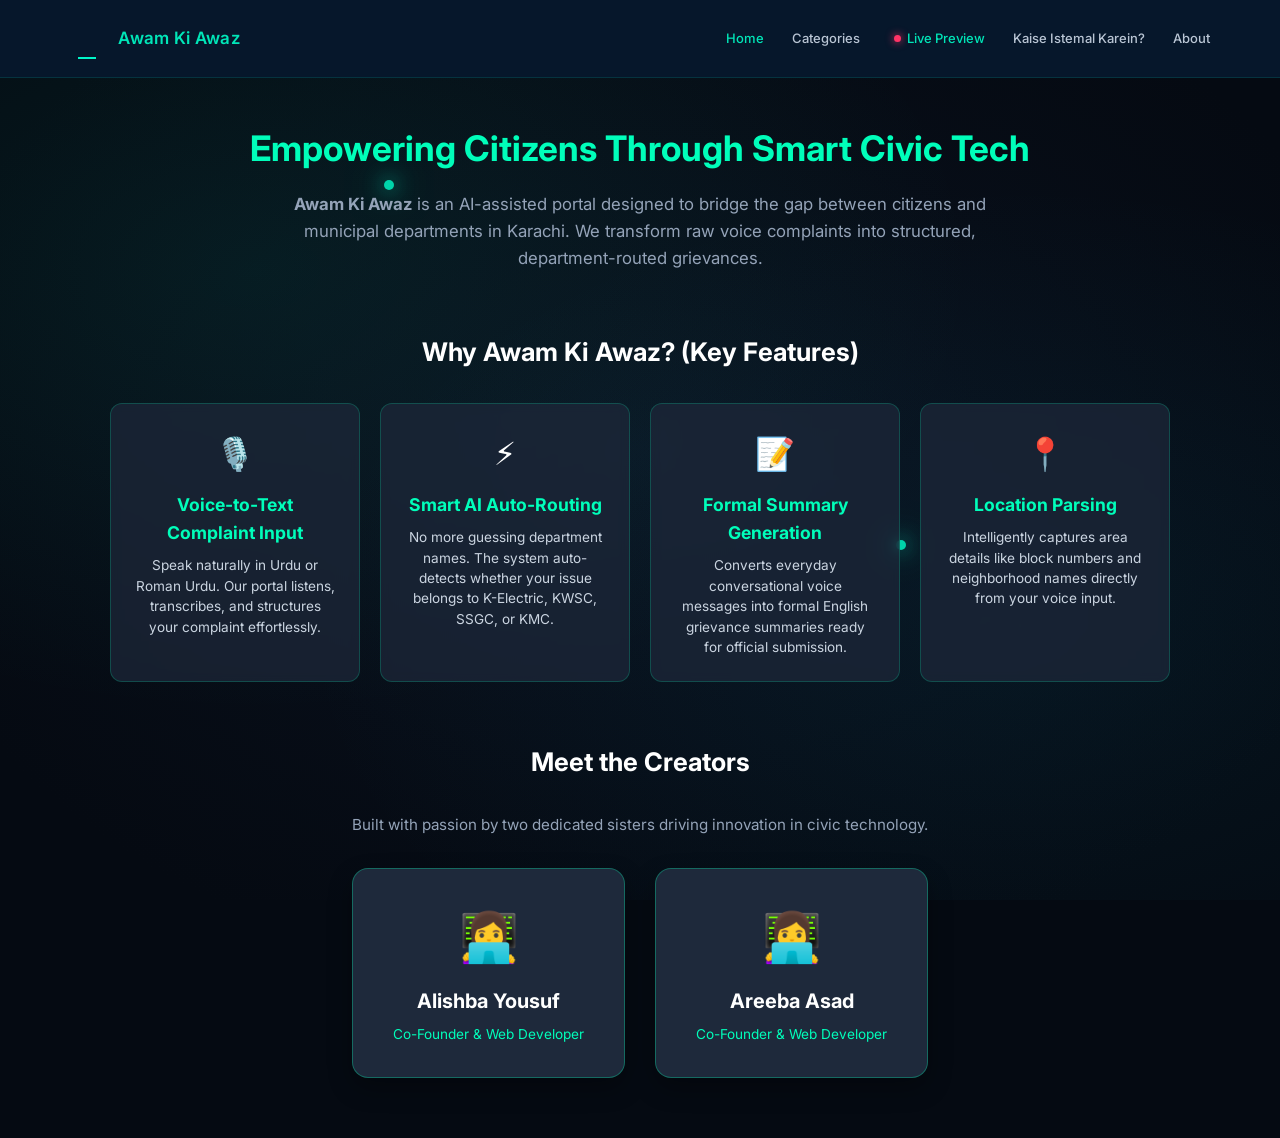
<file: about.html>
<!DOCTYPE html>
<html lang="en">
<head>
    <meta charset="UTF-8">
    <meta name="viewport" content="width=device-width, initial-scale=1.0">
    <title>About Us - Awam Ki Awaz</title>
    <link rel="preconnect" href="https://fonts.googleapis.com">
    <link rel="preconnect" href="https://fonts.gstatic.com" crossorigin>
    <link href="https://fonts.googleapis.com/css2?family=Inter:wght@300;400;500;600;700;800&family=Noto+Nastaliq+Urdu:wght@400;600;700&display=swap" rel="stylesheet">
    <link rel="stylesheet" href="styles.css?v=10">
    <style>
        /* ================================
           Awam Ki Awaz - About Page Styles & Nav Fixes
           ================================ */

        /* Remove any accidental list dots in navbar */
        .navbar ul.nav-links, 
        .navbar .nav-links li {
            list-style: none !important;
            background: none !important;
        }

        /* Dropdown Fixes */
        .category-dropdown {
            position: relative;
            cursor: pointer;
        }

        .dropdown-menu {
            position: absolute;
            top: 100%;
            right: 0;
            z-index: 120;
            display: none;
            min-width: 200px;
            padding: 8px 0;
            background: #071b30;
            border: 1px solid rgba(0, 230, 184, 0.25);
            border-radius: 10px;
            box-shadow: 0 10px 30px rgba(0, 0, 0, 0.4);
            list-style: none !important;
        }

        .category-dropdown:hover .dropdown-menu,
        .category-dropdown.open .dropdown-menu {
            display: block !important;
        }

        .dropdown-menu li {
            list-style: none !important;
            margin: 0;
            padding: 0;
        }

        .dropdown-menu a {
            display: block;
            padding: 10px 18px;
            font-size: 13px;
            color: #b9c5d4;
            text-decoration: none;
            transition: all 0.2s ease;
            white-space: nowrap;
        }

        .dropdown-menu a:hover {
            color: #00e6b8;
            background: rgba(0, 230, 184, 0.1);
            padding-left: 22px;
        }

        /* About Page Container Top Padding Fix */
        .about-container {
            max-width: 1100px;
            margin: 0 auto;
            padding: 120px 20px 60px 20px !important;
            color: #ffffff;
        }

        .about-hero {
            text-align: center;
            margin-bottom: 60px;
        }

        .about-title {
            font-size: 2.2rem;
            color: #00feba;
            margin-bottom: 15px;
        }

        .about-subtitle {
            font-size: 1.05rem;
            color: #94a3b8;
            line-height: 1.6;
            max-width: 750px;
            margin: 0 auto;
        }

        .section-heading {
            font-size: 1.6rem;
            color: #ffffff;
            text-align: center;
            margin-bottom: 30px;
        }

        /* Features Grid Fix */
        .features-grid {
            display: grid;
            grid-template-columns: repeat(auto-fit, minmax(240px, 1fr));
            gap: 20px;
            margin-bottom: 60px;
        }

        .feature-card {
            background: rgba(30, 41, 59, 0.7);
            border: 1px solid rgba(0, 254, 186, 0.2);
            border-radius: 12px;
            padding: 24px;
            text-align: center;
            backdrop-filter: blur(5px);
            transition: transform 0.2s ease, border-color 0.2s ease;
        }

        .feature-card:hover {
            transform: translateY(-5px);
            border-color: #00feba;
        }

        .feature-icon {
            font-size: 2rem;
            margin-bottom: 12px;
        }

        .feature-card h3 {
            font-size: 1.1rem;
            color: #00feba;
            margin-bottom: 8px;
        }

        .feature-card p {
            font-size: 0.85rem;
            color: #cbd5e1;
            line-height: 1.5;
            margin: 0;
        }

        /* Developers Grid Fix */
        .developers-section {
            text-align: center;
        }

        .section-subtext {
            color: #94a3b8;
            margin-bottom: 30px;
            font-size: 0.95rem;
        }

        .developers-grid {
            display: flex;
            justify-content: center;
            gap: 30px;
            flex-wrap: wrap;
        }

        .dev-card {
            background: #1e293b;
            border: 1px solid rgba(0, 254, 186, 0.3);
            border-radius: 16px;
            padding: 30px 40px;
            text-align: center;
            min-width: 220px;
            box-shadow: 0 10px 25px rgba(0,0,0,0.3);
            transition: transform 0.2s ease;
        }

        .dev-card:hover {
            transform: translateY(-5px);
        }

        .dev-avatar {
            font-size: 3rem;
            margin-bottom: 10px;
        }

        .dev-card h3 {
            font-size: 1.25rem;
            color: #ffffff;
            margin-bottom: 4px;
        }

        .dev-role {
            font-size: 0.85rem;
            color: #00feba;
        }
    </style>
</head>
<body>
    <!-- Background Effect -->
    <div class="city-map-bg">
        <div class="glow-node" style="top: 20%; left: 30%"></div>
        <div class="glow-node" style="top: 60%; left: 70%"></div>
    </div>

      <!-- Navigation -->
    <nav class="navbar">
        <div class="nav-logo">
            <div class="mic-icon" aria-hidden="true">
                <i class="fa-solid fa-microphone"></i>
            </div>
            <span>Awam Ki Awaz</span>
        </div>

        <div class="nav-links">
            <a href="index.html" class="active">Home</a>

            <div class="category-dropdown">
                <a href="#" class="dropdown-toggle" aria-haspopup="true" aria-expanded="false">Categories <i class="fa-solid fa-chevron-down" aria-hidden="true"></i></a>
                <div class="dropdown-menu">
                    <a href="index.html?cat=electricity" data-cat="electricity">Electricity</a>
                    <a href="index.html?cat=gas" data-cat="gas">Gas</a>
                    <a href="index.html?cat=water" data-cat="water">Water</a>
                    <a href="index.html?cat=roads" data-cat="roads">Roads</a>
                    <a href="index.html?cat=garbage" data-cat="garbage">Garbage</a>
                    <a href="index.html?cat=street-lights" data-cat="street-lights">Street Lights</a>
                    <a href="index.html?cat=wapda" data-cat="wapda">WAPDA</a>
                    <a href="index.html?cat=sewerage" data-cat="sewerage">Sewerage</a>
                </div>
            </div>

            <a href="livepreview.html" class="live-link" aria-label="Open Live Preview dashboard">
                <span class="live-dot"></span>
                Live Preview
            </a>
            <a href="index.html#howToUse">Kaise Istemal Karein?</a>
            <a href="about.html">About</a>
        </div>
    </nav>

    <!-- Main Content Container -->
    <main class="about-container">
        <!-- Hero Section -->
        <section class="about-hero">
            <h1 class="about-title">Empowering Citizens Through Smart Civic Tech</h1>
            <p class="about-subtitle">
                <strong>Awam Ki Awaz</strong> is an AI-assisted portal designed to bridge the gap between citizens and municipal departments in Karachi. We transform raw voice complaints into structured, department-routed grievances.
            </p>
        </section>

        <!-- Pros / Features Section -->
        <section class="about-section">
            <h2 class="section-heading">Why Awam Ki Awaz? (Key Features)</h2>
            <div class="features-grid">
                <div class="feature-card">
                    <div class="feature-icon">🎙️</div>
                    <h3>Voice-to-Text Complaint Input</h3>
                    <p>Speak naturally in Urdu or Roman Urdu. Our portal listens, transcribes, and structures your complaint effortlessly.</p>
                </div>
                <div class="feature-card">
                    <div class="feature-icon">⚡</div>
                    <h3>Smart AI Auto-Routing</h3>
                    <p>No more guessing department names. The system auto-detects whether your issue belongs to K-Electric, KWSC, SSGC, or KMC.</p>
                </div>
                <div class="feature-card">
                    <div class="feature-icon">📝</div>
                    <h3>Formal Summary Generation</h3>
                    <p>Converts everyday conversational voice messages into formal English grievance summaries ready for official submission.</p>
                </div>
                <div class="feature-card">
                    <div class="feature-icon">📍</div>
                    <h3>Location Parsing</h3>
                    <p>Intelligently captures area details like block numbers and neighborhood names directly from your voice input.</p>
                </div>
            </div>
        </section>

        <!-- Creators Section -->
        <section class="about-section developers-section">
            <h2 class="section-heading">Meet the Creators</h2>
            <p class="section-subtext">Built with passion by two dedicated sisters driving innovation in civic technology.</p>
            
            <div class="developers-grid">
                <div class="dev-card">
                    <div class="dev-avatar">👩‍💻</div>
                    <h3>Alishba Yousuf</h3>
                    <span class="dev-role">Co-Founder & Web Developer</span>
                </div>
                <div class="dev-card">
                    <div class="dev-avatar">👩‍💻</div>
                    <h3>Areeba Asad</h3>
                    <span class="dev-role">Co-Founder & Web Developer</span>
                </div>
            </div>
        </section>
    </main>

    <script src="app.js"></script>
</body>
</html>
</file>
<file: styles.css>
/* ================================
   Awam Ki Awaz - Front Page Styles
   ================================ */

:root {
    --bg-deep: #050a12;
    --bg-panel: rgba(13, 22, 38, 0.72);
    --bg-panel-solid: #0d1626;
    --accent-primary: #00d4aa;
    --accent-secondary: #0891b2;
    --accent-glow: rgba(0, 212, 170, 0.35);
    --text-primary: #ffffff;
    --text-secondary: #a3b3c9;
    --text-muted: #6b7a90;
    --danger: #ff4d6d;
    --radius-lg: 24px;
    --radius-md: 16px;
    --radius-sm: 10px;
    --shadow-glow: 0 0 40px rgba(0, 212, 170, 0.15);
}

* {
    margin: 0;
    padding: 0;
    box-sizing: border-box;
}

html {
    scroll-behavior: smooth;
}

body {
    font-family: 'Inter', 'Noto Nastaliq Urdu', system-ui, -apple-system, sans-serif;
    background: var(--bg-deep);
    color: var(--text-primary);
    min-height: 100vh;
    overflow-x: hidden;
    line-height: 1.6;
}

/* Karachi City Map Background */
.city-map-bg {
    position: fixed;
    inset: 0;
    z-index: -1;
    background:
        radial-gradient(ellipse at 20% 30%, rgba(0, 212, 170, 0.08) 0%, transparent 50%),
        radial-gradient(ellipse at 80% 70%, rgba(8, 145, 178, 0.08) 0%, transparent 50%),
        radial-gradient(ellipse at 50% 50%, rgba(13, 22, 38, 0.5) 0%, var(--bg-deep) 85%),
        linear-gradient(180deg, #050a12 0%, #08101c 50%, #050a12 100%);
    overflow: hidden;
}

.map-lines {
    position: absolute;
    width: 110%;
    height: 110%;
    top: -5%;
    left: -5%;
    opacity: 0.35;
}

.map-lines path {
    fill: none;
    stroke: var(--accent-secondary);
    stroke-width: 1.2;
    stroke-linecap: round;
    filter: drop-shadow(0 0 4px rgba(0, 212, 170, 0.4));
    animation: mapPulse 6s ease-in-out infinite;
}

.map-lines path:nth-child(odd) { animation-delay: -2s; }
.map-lines path:nth-child(3n) { animation-delay: -4s; }

@keyframes mapPulse {
    0%, 100% { opacity: 0.25; }
    50% { opacity: 0.55; }
}

.glow-node {
    position: absolute;
    width: 10px;
    height: 10px;
    border-radius: 50%;
    background: var(--accent-primary);
    box-shadow: 0 0 20px var(--accent-primary), 0 0 40px var(--accent-primary);
    animation: nodeGlow 3s ease-in-out infinite;
}

.glow-node:nth-child(2n) { animation-delay: -0.5s; }
.glow-node:nth-child(3n) { animation-delay: -1s; }
.glow-node:nth-child(4n) { animation-delay: -1.5s; }
.glow-node:nth-child(5n) { animation-delay: -2s; }

@keyframes nodeGlow {
    0%, 100% { transform: scale(1); opacity: 0.8; }
    50% { transform: scale(1.6); opacity: 1; }
}

/* Navigation */
.navbar {
    position: fixed;
    top: 0;
    left: 0;
    width: 100%;
    height: 78px;
    display: flex;
    align-items: center;
    justify-content: space-between;
    padding: 0 5.5%;
    z-index: 100;
    background: #06172b;
    border-bottom: 1px solid rgba(0, 255, 200, 0.12);
}

.nav-logo {
    display: flex;
    align-items: center;
    gap: 14px;
    color: #00e6b8;
    font-size: 17px;
    font-weight: 600;
    letter-spacing: 0.3px;
}

.mic-icon {
    position: relative;
    display: flex;
    align-items: center;
    justify-content: center;
    width: 34px;
    height: 42px;
    color: #00f5c8;
    font-size: 29px;
}

.mic-icon::after {
    position: absolute;
    bottom: 1px;
    left: 8px;
    width: 18px;
    height: 8px;
    border-bottom: 2px solid #00f5c8;
    content: "";
}

/* Hero Full Logo */
.hero-logo-wrap {
    display: flex;
    flex-direction: column;
    align-items: center;
    margin-bottom: 30px;
}

.logo-hero {
    width: 130px;
    height: auto;
    max-width: 80%;
    filter: drop-shadow(0 0 30px rgba(0, 254, 186, 0.25));
    animation: heroLogoFloat 4s ease-in-out infinite;
}

.hero-logo-text {
    font-size: 2.2rem;
    font-weight: 800;
    color: #ffffff;
    letter-spacing: 2px;
    margin-top: 16px;
    margin-bottom: 6px;
    text-shadow: 0 0 20px rgba(0, 254, 186, 0.25);
}

.hero-logo-tagline {
    font-size: 0.95rem;
    font-weight: 600;
    background: linear-gradient(135deg, #00feba 0%, #00c6a7 100%);
    -webkit-background-clip: text;
    -webkit-text-fill-color: transparent;
    background-clip: text;
    letter-spacing: 1.5px;
}

@keyframes heroLogoFloat {
    0%, 100% { transform: translateY(0); }
    50% { transform: translateY(-8px); }
}

.nav-links {
    display: flex;
    align-items: center;
    gap: 28px;
}

.nav-links a {
    display: flex;
    align-items: center;
    gap: 6px;
    color: #b9c5d4;
    font-size: 13px;
    font-weight: 500;
    text-decoration: none;
    transition: color 0.3s ease;
}

.nav-links a:hover,
.nav-links a.active {
    color: #00e6b8;
}

.category-dropdown {
    position: relative;
}

.dropdown-menu {
    position: absolute;
    top: 30px;
    right: -15px;
    z-index: 120;
    display: none;
    width: 170px;
    padding: 8px 0;
    background: #071b30;
    border: 1px solid rgba(0, 230, 184, 0.25);
    border-radius: 7px;
    box-shadow: 0 10px 30px rgba(0, 0, 0, 0.35);
}

.category-dropdown:hover .dropdown-menu,
.category-dropdown.open .dropdown-menu {
    display: block;
}

.dropdown-menu a {
    display: block;
    padding: 10px 15px;
    font-size: 12px;
}

.dropdown-menu a:hover {
    color: #00e6b8;
    background: rgba(0, 230, 184, 0.08);
}

.live-link {
    color: #00e6b8 !important;
}

.live-dot {
    display: inline-block;
    width: 7px;
    height: 7px;
    background: #ff3366;
    border-radius: 50%;
    box-shadow: 0 0 8px #ff3366;
    animation: liveBlink 1.5s infinite;
}

@keyframes liveBlink {
    50% {
        opacity: 0.3;
    }
}

/* Hero Section */
.hero {
    min-height: 100vh;
    display: flex;
    align-items: center;
    justify-content: center;
    padding: 120px 5% 80px;
    text-align: center;
}

.hero-content {
    max-width: 820px;
    width: 100%;
}

.hero-title {
    font-size: clamp(2rem, 5vw, 3.6rem);
    font-weight: 800;
    line-height: 1.15;
    margin-bottom: 16px;
    background: linear-gradient(180deg, #ffffff 0%, #a5f3e8 100%);
    -webkit-background-clip: text;
    -webkit-text-fill-color: transparent;
    background-clip: text;
}

.hero-subtitle {
    font-size: clamp(1rem, 2.2vw, 1.25rem);
    color: var(--text-secondary);
    margin-bottom: 42px;
    font-weight: 400;
}

/* Command Box */
.command-box {
    background: var(--bg-panel);
    border: 1px solid rgba(0, 212, 170, 0.28);
    border-radius: var(--radius-lg);
    padding: 24px;
    backdrop-filter: blur(20px);
    box-shadow:
        0 0 0 1px rgba(0, 212, 170, 0.1),
        0 20px 60px rgba(0, 0, 0, 0.4),
        inset 0 1px 0 rgba(255, 255, 255, 0.06);
    margin-bottom: 28px;
    text-align: left;
    position: relative;
}

.command-header {
    display: flex;
    align-items: center;
    justify-content: space-between;
    margin-bottom: 22px;
}

.command-title {
    font-size: 1.1rem;
    font-weight: 600;
    color: var(--text-primary);
}

.command-body {
    display: flex;
    align-items: center;
    gap: 22px;
}

.mic-button {
    position: relative;
    width: 88px;
    height: 88px;
    border-radius: 50%;
    border: 2px solid var(--accent-primary);
    background: rgba(0, 212, 170, 0.1);
    color: var(--accent-primary);
    display: flex;
    align-items: center;
    justify-content: center;
    cursor: pointer;
    flex-shrink: 0;
    transition: all 0.3s ease;
    box-shadow: 0 0 30px rgba(0, 212, 170, 0.25);
}

.mic-button:hover {
    background: rgba(0, 212, 170, 0.2);
    box-shadow: 0 0 45px rgba(0, 212, 170, 0.4);
    transform: scale(1.05);
}

.mic-button.recording {
    background: rgba(255, 77, 109, 0.15);
    border-color: var(--danger);
    color: var(--danger);
    box-shadow: 0 0 40px rgba(255, 77, 109, 0.35);
}

.mic-pulse {
    position: absolute;
    inset: -12px;
    border-radius: 50%;
    border: 2px solid var(--accent-primary);
    opacity: 0;
    animation: micPulse 2s ease-out infinite;
}

.mic-button.recording .mic-pulse {
    border-color: var(--danger);
    animation: micPulse 1.2s ease-out infinite;
}

@keyframes micPulse {
    0% { transform: scale(0.9); opacity: 0.6; }
    100% { transform: scale(1.4); opacity: 0; }
}

.command-text {
    flex: 1;
}

.roman-input {
    width: 100%;
    padding: 14px 18px;
    border-radius: var(--radius-sm);
    border: 1px solid rgba(255, 255, 255, 0.1);
    background: rgba(0, 0, 0, 0.25);
    color: var(--text-primary);
    font-size: 1rem;
    font-family: inherit;
    outline: none;
    transition: all 0.25s ease;
}

.roman-input::placeholder {
    color: var(--text-muted);
}

.roman-input:focus {
    border-color: var(--accent-primary);
    box-shadow: 0 0 0 3px rgba(0, 212, 170, 0.1);
}

.command-input-group {
    display: flex;
    align-items: center;
    gap: 10px;
}

.command-input-group .roman-input {
    flex: 1;
}

.command-submit-btn {
    display: inline-flex;
    align-items: center;
    justify-content: center;
    gap: 8px;
    padding: 14px 22px;
    border: none;
    border-radius: var(--radius-sm);
    background: linear-gradient(135deg, var(--accent-primary) 0%, var(--accent-secondary) 100%);
    color: #001a14;
    font-size: 0.95rem;
    font-weight: 700;
    font-family: inherit;
    cursor: pointer;
    flex-shrink: 0;
    transition: transform 0.2s ease, box-shadow 0.2s ease;
}

.command-submit-btn:hover {
    transform: translateY(-2px);
    box-shadow: 0 8px 24px rgba(0, 212, 170, 0.35);
}

.continue-prompt-bar {
    display: flex;
    align-items: center;
    justify-content: space-between;
    flex-wrap: wrap;
    gap: 10px;
    margin-top: 12px;
    padding: 10px 14px;
    border-radius: var(--radius-sm);
    background: rgba(0, 212, 170, 0.09);
    border: 1px solid rgba(0, 212, 170, 0.32);
}

.continue-prompt-bar.hidden {
    display: none;
}

.continue-prompt-text {
    display: inline-flex;
    align-items: center;
    gap: 8px;
    color: var(--text-primary);
    font-size: 0.85rem;
    font-weight: 500;
}

.continue-prompt-text i {
    color: var(--accent-primary);
}

.continue-voice-btn {
    display: inline-flex;
    align-items: center;
    gap: 7px;
    padding: 8px 14px;
    border-radius: 50px;
    border: 1px solid var(--accent-primary);
    background: rgba(0, 212, 170, 0.16);
    color: var(--accent-primary);
    font-size: 0.82rem;
    font-weight: 700;
    font-family: inherit;
    cursor: pointer;
    transition: background 0.2s ease, transform 0.2s ease;
}

.continue-voice-btn:hover {
    background: var(--accent-primary);
    color: #001a14;
    transform: translateY(-1px);
}

/* Recording Bar */
.recording-bar {
    display: flex;
    align-items: center;
    gap: 14px;
    margin-top: 18px;
    padding-top: 18px;
    border-top: 1px solid rgba(255, 255, 255, 0.08);
}

.recording-bar.hidden {
    display: none;
}

.recording-text {
    color: var(--accent-primary);
    font-size: 0.9rem;
    font-weight: 500;
}

/* Voice Instructions & Required Fields Guide */
.voice-guide-box {
    margin-top: 18px;
    padding-top: 16px;
    border-top: 1px solid rgba(0, 212, 170, 0.18);
    text-align: left;
}

.voice-guide-alert {
    display: flex;
    align-items: flex-start;
    gap: 9px;
    font-size: 0.88rem;
    color: var(--text-secondary);
    margin-bottom: 12px;
    line-height: 1.5;
}

.voice-guide-alert i {
    color: var(--accent-primary);
    margin-top: 3px;
    flex-shrink: 0;
}

.voice-guide-alert strong {
    color: var(--accent-primary);
}

.required-chips {
    display: flex;
    flex-wrap: wrap;
    gap: 8px;
    margin-bottom: 14px;
}

.req-chip {
    background: rgba(0, 212, 170, 0.09);
    border: 1px solid rgba(0, 212, 170, 0.28);
    color: var(--text-primary);
    font-size: 0.78rem;
    font-weight: 500;
    padding: 5px 11px;
    border-radius: 50px;
    display: inline-flex;
    align-items: center;
    gap: 6px;
}

.req-chip i {
    color: var(--accent-primary);
    font-size: 0.75rem;
}

.voice-example {
    background: rgba(0, 0, 0, 0.3);
    border-left: 3px solid var(--accent-primary);
    padding: 11px 14px;
    border-radius: var(--radius-sm);
    font-size: 0.85rem;
}

.example-badge {
    display: inline-block;
    font-size: 0.7rem;
    font-weight: 700;
    text-transform: uppercase;
    letter-spacing: 0.6px;
    color: var(--accent-primary);
    margin-bottom: 4px;
}

.voice-example p {
    margin: 0;
    color: var(--text-secondary);
    line-height: 1.5;
}

.voice-example strong {
    color: var(--text-primary);
}

/* Categories Section */
.categories-section {
    position: relative;
    z-index: 1;
}

.categories-title {
    font-size: 1.4rem;
    font-weight: 700;
    margin-bottom: 14px;
    color: var(--text-primary);
    text-shadow: 0 0 20px rgba(0, 212, 170, 0.25);
}

.categories-row {
    display: flex;
    flex-wrap: wrap;
    justify-content: center;
    gap: 14px;
}

.category-pill {
    display: flex;
    align-items: center;
    gap: 10px;
    padding: 12px 20px;
    border-radius: 50px;
    border: 1px solid rgba(255, 255, 255, 0.12);
    background: rgba(13, 22, 38, 0.65);
    color: var(--text-primary);
    font-size: 0.95rem;
    font-weight: 600;
    cursor: pointer;
    transition: all 0.3s ease;
    backdrop-filter: blur(8px);
    box-shadow: 0 4px 15px rgba(0, 0, 0, 0.2);
}

.category-pill:hover {
    transform: translateY(-3px);
    box-shadow: 0 8px 25px rgba(0, 0, 0, 0.3);
}

.category-pill.electricity {
    border-color: rgba(251, 191, 36, 0.45);
    color: #fde68a;
}
.category-pill.electricity:hover {
    background: rgba(251, 191, 36, 0.15);
    box-shadow: 0 8px 25px rgba(251, 191, 36, 0.2);
}

.category-pill.water {
    border-color: rgba(56, 189, 248, 0.45);
    color: #bae6fd;
}
.category-pill.water:hover {
    background: rgba(56, 189, 248, 0.15);
    box-shadow: 0 8px 25px rgba(56, 189, 248, 0.2);
}

.category-pill.garbage {
    border-color: rgba(248, 113, 113, 0.45);
    color: #fecaca;
}
.category-pill.garbage:hover {
    background: rgba(248, 113, 113, 0.15);
    box-shadow: 0 8px 25px rgba(248, 113, 113, 0.2);
}

.category-pill.roads {
    border-color: rgba(167, 139, 250, 0.45);
    color: #ddd6fe;
}
.category-pill.roads:hover {
    background: rgba(167, 139, 250, 0.15);
    box-shadow: 0 8px 25px rgba(167, 139, 250, 0.2);
}

.category-pill.gas {
    border-color: rgba(251, 146, 60, 0.45);
    color: #fed7aa;
}
.category-pill.gas:hover {
    background: rgba(251, 146, 60, 0.15);
    box-shadow: 0 8px 25px rgba(251, 146, 60, 0.2);
}

.category-pill.wapda {
    border-color: rgba(52, 211, 153, 0.45);
    color: #a7f3d0;
}
.category-pill.wapda:hover {
    background: rgba(52, 211, 153, 0.15);
    box-shadow: 0 8px 25px rgba(52, 211, 153, 0.2);
}

.cat-icon {
    font-size: 1.1rem;
}

/* 3-Step How To Use Section */
.how-to-section {
    margin-top: 52px;
    padding-top: 36px;
    border-top: 1px solid rgba(0, 212, 170, 0.14);
    text-align: center;
    scroll-margin-top: 95px;
}

.how-to-title {
    font-size: 1.45rem;
    font-weight: 700;
    color: var(--text-primary);
    margin-bottom: 8px;
    text-shadow: 0 0 20px rgba(0, 212, 170, 0.2);
}

.how-to-subtitle {
    color: var(--text-secondary);
    font-size: 0.95rem;
    margin-bottom: 26px;
}

.steps-grid {
    display: grid;
    grid-template-columns: repeat(3, minmax(0, 1fr));
    gap: 18px;
    text-align: left;
}

.step-card {
    background: var(--bg-panel);
    border: 1px solid rgba(0, 212, 170, 0.22);
    border-radius: var(--radius-md);
    padding: 22px;
    position: relative;
    backdrop-filter: blur(14px);
    transition: transform 0.25s ease, border-color 0.25s ease, box-shadow 0.25s ease;
}

.step-card:hover {
    transform: translateY(-4px);
    border-color: var(--accent-primary);
    box-shadow: 0 12px 30px rgba(0, 212, 170, 0.14);
}

.step-number {
    position: absolute;
    top: 16px;
    right: 18px;
    font-size: 1.35rem;
    font-weight: 800;
    color: rgba(0, 212, 170, 0.18);
}

.step-icon {
    width: 42px;
    height: 42px;
    border-radius: 12px;
    background: rgba(0, 212, 170, 0.12);
    border: 1px solid rgba(0, 212, 170, 0.25);
    color: var(--accent-primary);
    display: flex;
    align-items: center;
    justify-content: center;
    font-size: 1.1rem;
    margin-bottom: 14px;
}

.step-card h4 {
    color: var(--text-primary);
    font-size: 1.02rem;
    font-weight: 700;
    margin-bottom: 8px;
}

.step-card p {
    color: var(--text-secondary);
    font-size: 0.88rem;
    line-height: 1.55;
    margin: 0;
}

.step-card strong {
    color: var(--accent-primary);
}

/* Modal */
.modal-overlay {
    position: fixed;
    inset: 0;
    background: rgba(5, 10, 18, 0.85);
    backdrop-filter: blur(10px);
    display: flex;
    align-items: center;
    justify-content: center;
    z-index: 1000;
    padding: 20px;
    opacity: 1;
    transition: opacity 0.3s ease;
}

.modal-overlay.hidden {
    display: none;
}

.modal {
    background: var(--bg-panel-solid);
    border: 1px solid rgba(0, 212, 170, 0.3);
    border-radius: var(--radius-lg);
    width: 100%;
    max-width: 520px;
    max-height: 90vh;
    overflow-y: auto;
    padding: 32px;
    position: relative;
    box-shadow: var(--shadow-glow), 0 25px 80px rgba(0, 0, 0, 0.5);
}

.modal-close {
    position: absolute;
    top: 16px;
    right: 20px;
    background: none;
    border: none;
    color: var(--text-secondary);
    font-size: 1.8rem;
    cursor: pointer;
    transition: color 0.25s ease;
}

.modal-close:hover {
    color: var(--text-primary);
}

.modal-header {
    display: flex;
    align-items: center;
    gap: 16px;
    margin-bottom: 26px;
}

.modal-icon {
    width: 54px;
    height: 54px;
    border-radius: 16px;
    background: rgba(0, 212, 170, 0.12);
    display: flex;
    align-items: center;
    justify-content: center;
    font-size: 1.6rem;
    border: 1px solid rgba(0, 212, 170, 0.25);
}

.modal-header h2 {
    font-size: 1.5rem;
    font-weight: 700;
    margin-bottom: 4px;
}

.modal-header p {
    color: var(--text-secondary);
    font-size: 0.9rem;
}

.complaint-form {
    display: flex;
    flex-direction: column;
    gap: 18px;
}

.form-group {
    display: flex;
    flex-direction: column;
    gap: 8px;
    text-align: left;
}

.form-group label {
    font-size: 0.85rem;
    font-weight: 600;
    color: var(--text-secondary);
    text-transform: uppercase;
    letter-spacing: 0.5px;
}

.form-group input,
.form-group textarea,
.form-group select {
    padding: 14px 16px;
    border-radius: var(--radius-sm);
    border: 1px solid rgba(255, 255, 255, 0.1);
    background: rgba(0, 0, 0, 0.3);
    color: var(--text-primary);
    font-size: 0.95rem;
    font-family: inherit;
    outline: none;
    transition: all 0.25s ease;
}

.form-group input:focus,
.form-group textarea:focus,
.form-group select:focus {
    border-color: var(--accent-primary);
    box-shadow: 0 0 0 3px rgba(0, 212, 170, 0.1);
}

.submit-btn {
    width: 100%;
    padding: 15px 24px;
    border-radius: var(--radius-sm);
    font-size: 1rem;
    font-weight: 700;
    cursor: pointer;
    transition: all 0.25s ease;
    display: flex;
    align-items: center;
    justify-content: center;
    font-family: inherit;
    border: none;
    background: linear-gradient(135deg, var(--accent-primary) 0%, var(--accent-secondary) 100%);
    color: #001a14;
}

.submit-btn:hover {
    transform: translateY(-2px);
    box-shadow: 0 10px 30px rgba(0, 212, 170, 0.35);
}

.voice-support-hint {
    margin-top: 12px;
    padding: 10px 14px;
    border-radius: var(--radius-sm);
    background: rgba(255, 77, 109, 0.1);
    border: 1px solid rgba(255, 77, 109, 0.25);
    color: #ff8fa3;
    font-size: 0.85rem;
    line-height: 1.5;
}

.voice-support-hint.hidden {
    display: none;
}

.auto-fill-notice {
    padding: 12px 16px;
    border-radius: var(--radius-sm);
    background: rgba(0, 212, 170, 0.08);
    border: 1px solid rgba(0, 212, 170, 0.25);
    color: var(--accent-primary);
    font-size: 0.85rem;
    font-weight: 500;
    margin-bottom: 4px;
    display: flex;
    align-items: center;
    gap: 8px;
}

.auto-fill-notice::before {
    content: "✓";
    display: inline-flex;
    align-items: center;
    justify-content: center;
    width: 20px;
    height: 20px;
    border-radius: 50%;
    background: var(--accent-primary);
    color: #001a14;
    font-size: 12px;
    font-weight: 700;
    flex-shrink: 0;
}

.auto-fill-notice.hidden {
    display: none;
}

.auto-filled {
    border-color: var(--accent-primary) !important;
    box-shadow: 0 0 0 3px rgba(0, 212, 170, 0.12), inset 0 0 8px rgba(0, 212, 170, 0.05) !important;
    transition: border-color 0.3s ease, box-shadow 0.3s ease;
}

.routing-box label {
    display: flex;
    align-items: center;
    gap: 6px;
}

.routing-box .highlight-input {
    cursor: default;
    opacity: 0.85;
}

select.highlight-input {
    appearance: none;
    -webkit-appearance: none;
    -moz-appearance: none;
    background-image: url("data:image/svg+xml,%3Csvg xmlns='http://www.w3.org/2000/svg' width='12' height='8' viewBox='0 0 12 8'%3E%3Cpath fill='%2300d4aa' d='M6 8L0 0h12z'/%3E%3C/svg%3E");
    background-repeat: no-repeat;
    background-position: right 16px center;
    padding-right: 40px;
    cursor: pointer;
}

select.highlight-input option {
    background: var(--bg-panel-solid);
    color: var(--text-primary);
    padding: 10px;
}

#complaintModal {
    background: rgba(2, 8, 18, 0.76);
    padding: clamp(14px, 3vw, 32px);
}

#complaintModal .ticket-modal {
    width: min(100%, 760px);
    max-height: min(92vh, 940px);
    padding: clamp(22px, 4vw, 38px);
    overflow-x: hidden;
    border: 1px solid rgba(66, 246, 210, 0.35);
    border-radius: 24px;
    background:
        linear-gradient(rgba(8, 24, 42, 0.95), rgba(4, 14, 29, 0.98)),
        var(--bg-panel-solid);
    box-shadow:
        0 0 0 1px rgba(108, 255, 224, 0.08),
        0 0 55px rgba(0, 212, 170, 0.18),
        0 30px 90px rgba(0, 0, 0, 0.62);
    isolation: isolate;
}

#complaintModal .ticket-modal::before,
#complaintModal .ticket-modal::after {
    position: absolute;
    content: "";
    pointer-events: none;
}

#complaintModal .ticket-modal::before {
    inset: 0;
    z-index: -1;
    opacity: 0.2;
    background-image:
        linear-gradient(rgba(87, 250, 218, 0.12) 1px, transparent 1px),
        linear-gradient(90deg, rgba(87, 250, 218, 0.12) 1px, transparent 1px);
    background-size: 28px 28px;
    mask-image: linear-gradient(to bottom, black, transparent 72%);
}

#complaintModal .ticket-modal::after {
    width: 300px;
    height: 300px;
    top: -190px;
    right: -150px;
    z-index: -1;
    border-radius: 50%;
    background: rgba(0, 212, 170, 0.2);
    filter: blur(42px);
}

#complaintModal .modal-close {
    top: 20px;
    right: 22px;
    z-index: 2;
    width: 36px;
    height: 36px;
    display: grid;
    place-items: center;
    border: 1px solid rgba(171, 255, 239, 0.16);
    border-radius: 50%;
    background: rgba(2, 13, 28, 0.55);
    color: #c8fff3;
    font-size: 1.45rem;
    line-height: 1;
}

#complaintModal .modal-close:hover,
#complaintModal .modal-close:focus-visible {
    border-color: rgba(64, 255, 216, 0.7);
    background: rgba(0, 212, 170, 0.14);
    color: #ffffff;
}

#complaintModal .ticket-eyebrow {
    display: flex;
    align-items: center;
    justify-content: space-between;
    gap: 16px;
    padding-right: 48px;
    color: #72f9df;
    font-size: 0.7rem;
    font-weight: 800;
    letter-spacing: 0.12em;
    text-transform: uppercase;
}

#complaintModal .ticket-eyebrow > span,
#complaintModal .draft-status {
    display: inline-flex;
    align-items: center;
    gap: 7px;
}

#complaintModal .draft-status {
    padding: 6px 9px;
    border: 1px solid rgba(255, 197, 96, 0.35);
    border-radius: 999px;
    background: rgba(255, 183, 77, 0.1);
    color: #ffd28d;
    font-size: 0.64rem;
}

#complaintModal .ticket-header {
    align-items: flex-start;
    margin: 16px 0 23px;
    padding-bottom: 22px;
    border-bottom: 1px solid rgba(168, 255, 238, 0.13);
}

#complaintModal .modal-icon {
    width: 52px;
    height: 52px;
    flex: 0 0 52px;
    border-radius: 15px;
    background: linear-gradient(145deg, rgba(24, 235, 194, 0.24), rgba(0, 143, 162, 0.1));
    border-color: rgba(91, 255, 223, 0.38);
    color: #84ffe9;
    box-shadow: inset 0 1px 0 rgba(255, 255, 255, 0.14), 0 0 22px rgba(0, 212, 170, 0.14);
}

#complaintModal .ticket-header h2 {
    margin: 0 42px 5px 0;
    color: #f3fffd;
    font-size: clamp(1.35rem, 3vw, 1.75rem);
    letter-spacing: -0.035em;
}

#complaintModal .ticket-header p {
    max-width: 530px;
    color: #9fbbca;
    line-height: 1.55;
}

#complaintModal .ticket-form {
    gap: 20px;
}

#complaintModal .auto-fill-notice {
    margin: 0;
    padding: 12px 15px;
    border-color: rgba(62, 245, 210, 0.32);
    border-radius: 12px;
    background: linear-gradient(90deg, rgba(0, 212, 170, 0.15), rgba(0, 212, 170, 0.05));
    color: #a2ffec;
    line-height: 1.45;
}

#complaintModal .draft-signals {
    display: grid;
    grid-template-columns: repeat(3, minmax(0, 1fr));
    gap: 10px;
}

#complaintModal .draft-signal {
    min-width: 0;
    display: grid;
    grid-template-columns: auto 1fr;
    column-gap: 8px;
    row-gap: 3px;
    padding: 12px;
    border: 1px solid rgba(161, 241, 227, 0.14);
    border-radius: 13px;
    background: rgba(1, 12, 26, 0.48);
}

#complaintModal .draft-signal > i {
    grid-row: span 2;
    align-self: center;
    color: #56ecd0;
    font-size: 0.85rem;
}

#complaintModal .draft-signal > span {
    color: #7e9aaa;
    font-size: 0.64rem;
    font-weight: 700;
    letter-spacing: 0.07em;
    text-transform: uppercase;
}

#complaintModal .draft-signal strong {
    overflow: hidden;
    color: #e5fffa;
    font-size: 0.78rem;
    line-height: 1.35;
    text-overflow: ellipsis;
    white-space: nowrap;
}

#complaintModal .ticket-section {
    padding: 18px;
    border: 1px solid rgba(174, 252, 236, 0.11);
    border-radius: 16px;
    background: rgba(1, 12, 25, 0.33);
}

#complaintModal .routing-section {
    border-color: rgba(39, 238, 199, 0.24);
    background: linear-gradient(115deg, rgba(0, 212, 170, 0.1), rgba(1, 12, 25, 0.34) 52%);
}

#complaintModal .ticket-section-heading {
    margin-bottom: 14px;
}

#complaintModal .section-kicker {
    color: #62eed4;
    font-size: 0.66rem;
    font-weight: 800;
    letter-spacing: 0.12em;
    text-transform: uppercase;
}

#complaintModal .ticket-section-heading h3 {
    margin: 4px 0 0;
    color: #f3fffd;
    font-size: 1.02rem;
    font-weight: 700;
}

#complaintModal .ticket-section-heading h3 span {
    margin-left: 5px;
    color: #7893a2;
    font-size: 0.72rem;
    font-weight: 600;
}

#complaintModal .ticket-field-grid {
    display: grid;
    grid-template-columns: repeat(2, minmax(0, 1fr));
    gap: 14px;
}

#complaintModal .full-span-field {
    grid-column: 1 / -1;
}

#complaintModal .req-star {
    color: var(--danger);
    font-weight: 800;
}

#complaintModal .form-group {
    gap: 7px;
}

#complaintModal .form-group label {
    color: #b7d2da;
    font-size: 0.7rem;
    letter-spacing: 0.08em;
}

#complaintModal .form-group label i {
    margin-right: 5px;
    color: #5cf0d4;
}

#complaintModal .form-group input,
#complaintModal .form-group textarea,
#complaintModal .form-group select {
    width: 100%;
    padding: 12px 13px;
    border-color: rgba(171, 245, 232, 0.16);
    border-radius: 10px;
    background: rgba(0, 8, 20, 0.54);
    color: #edfffc;
    line-height: 1.45;
}

#complaintModal .form-group textarea {
    min-height: 84px;
    resize: vertical;
}

#complaintModal .summary-field {
    margin-top: 13px;
}

#complaintModal .summary-field textarea {
    border-color: rgba(49, 234, 199, 0.28);
    background: linear-gradient(115deg, rgba(0, 212, 170, 0.08), rgba(0, 8, 20, 0.54));
}

#complaintModal .routing-box .highlight-input {
    opacity: 1;
}

#complaintModal #targetDepartment {
    color: #80f5dc;
    cursor: default;
}

#complaintModal .form-group input:focus,
#complaintModal .form-group textarea:focus,
#complaintModal .form-group select:focus {
    border-color: #44efd0;
    box-shadow: 0 0 0 3px rgba(0, 212, 170, 0.13), inset 0 0 14px rgba(0, 212, 170, 0.04);
}

#complaintModal .auto-filled {
    border-color: #5dffe2 !important;
    background: rgba(0, 212, 170, 0.1) !important;
    box-shadow: 0 0 0 3px rgba(0, 212, 170, 0.14), inset 0 0 12px rgba(0, 212, 170, 0.06) !important;
}

#complaintModal .manually-edited {
    border-color: rgba(135, 180, 255, 0.76) !important;
    box-shadow: 0 0 0 3px rgba(98, 145, 255, 0.11) !important;
}

#complaintModal .proof-upload {
    position: relative;
    display: grid;
    gap: 10px;
}

#complaintModal .proof-upload > input {
    position: absolute;
    width: 1px;
    height: 1px;
    overflow: hidden;
    clip: rect(0 0 0 0);
    clip-path: inset(50%);
    white-space: nowrap;
}

#complaintModal .proof-picker {
    display: grid;
    grid-template-columns: auto 1fr;
    align-items: center;
    column-gap: 10px;
    padding: 14px;
    border: 1px dashed rgba(92, 240, 212, 0.36);
    border-radius: 12px;
    background: rgba(0, 212, 170, 0.05);
    color: #ccfff5;
    cursor: pointer;
    transition: border-color 0.2s ease, background 0.2s ease, transform 0.2s ease;
}

#complaintModal .proof-picker:hover {
    border-color: #57f1d3;
    background: rgba(0, 212, 170, 0.1);
    transform: translateY(-1px);
}

#complaintModal .proof-picker > i {
    grid-row: span 2;
    color: #5af0d3;
    font-size: 1.2rem;
}

#complaintModal .proof-picker > span {
    font-size: 0.86rem;
    font-weight: 700;
}

#complaintModal .proof-picker small,
#complaintModal .proof-empty,
#complaintModal .image-preview-details small {
    color: #7f9ba9;
    font-size: 0.72rem;
}

#complaintModal .proof-empty {
    margin: 0;
    color: #7894a1;
    line-height: 1.45;
}

#complaintModal .proof-empty i {
    margin-right: 5px;
    color: #5edfc7;
}

#complaintModal .image-preview {
    display: grid;
    grid-template-columns: 58px minmax(0, 1fr) auto;
    align-items: center;
    gap: 11px;
    padding: 9px;
    border: 1px solid rgba(83, 244, 212, 0.22);
    border-radius: 12px;
    background: rgba(0, 212, 170, 0.07);
}

#complaintModal .image-preview.hidden {
    display: none;
}

#complaintModal .image-preview img {
    width: 58px;
    height: 46px;
    border-radius: 8px;
    object-fit: cover;
}

#complaintModal .image-preview-details {
    min-width: 0;
    display: grid;
    gap: 3px;
}

#complaintModal .image-preview-details span {
    overflow: hidden;
    color: #e7fffb;
    font-size: 0.78rem;
    font-weight: 600;
    text-overflow: ellipsis;
    white-space: nowrap;
}

#complaintModal .remove-image {
    width: 30px;
    height: 30px;
    border: 1px solid rgba(255, 145, 158, 0.3);
    border-radius: 8px;
    background: rgba(255, 77, 109, 0.09);
    color: #ff9cac;
    cursor: pointer;
}

#complaintModal .remove-image:hover,
#complaintModal .remove-image:focus-visible {
    background: rgba(255, 77, 109, 0.2);
    border-color: rgba(255, 145, 158, 0.72);
}

#complaintModal .ticket-actions {
    display: flex;
    align-items: center;
    justify-content: space-between;
    gap: 16px;
    padding-top: 2px;
}

#complaintModal .ticket-actions p {
    max-width: 280px;
    margin: 0;
    color: #86a4b2;
    font-size: 0.72rem;
    line-height: 1.45;
}

#complaintModal .ticket-actions p i {
    margin-right: 5px;
    color: #69e9d0;
}

#complaintModal .submit-btn {
    width: auto;
    min-width: 190px;
    gap: 10px;
    padding: 14px 18px;
    border-radius: 11px;
    box-shadow: 0 8px 25px rgba(0, 212, 170, 0.2);
}

#complaintModal .submit-btn:hover,
#complaintModal .submit-btn:focus-visible {
    box-shadow: 0 12px 32px rgba(0, 212, 170, 0.38);
}

@media (max-width: 640px) {
    #complaintModal .ticket-modal {
        max-height: 94vh;
        padding: 20px;
        border-radius: 18px;
    }

    #complaintModal .ticket-header {
        gap: 12px;
        margin-bottom: 18px;
        padding-bottom: 18px;
    }

    #complaintModal .draft-signals,
    #complaintModal .ticket-field-grid {
        grid-template-columns: 1fr;
    }

    #complaintModal .draft-signal {
        padding: 10px 12px;
    }

    #complaintModal .ticket-section {
        padding: 15px;
    }

    #complaintModal .ticket-actions {
        align-items: stretch;
        flex-direction: column;
    }

    #complaintModal .ticket-actions p {
        max-width: none;
    }

    #complaintModal .submit-btn {
        width: 100%;
    }
}

@media (prefers-reduced-motion: reduce) {
    #complaintModal *,
    #complaintModal *::before,
    #complaintModal *::after {
        scroll-behavior: auto !important;
        transition-duration: 0.01ms !important;
        animation-duration: 0.01ms !important;
        animation-iteration-count: 1 !important;
    }
}

.mic-button.unsupported {
    opacity: 0.5;
    cursor: not-allowed;
    pointer-events: none;
}

.status-toast {
    position: fixed;
    right: 24px;
    bottom: 24px;
    z-index: 1100;
    max-width: min(360px, calc(100vw - 48px));
    padding: 13px 18px;
    color: #dffcf4;
    font-size: 0.9rem;
    font-weight: 600;
    background: #071b30;
    border: 1px solid rgba(0, 230, 184, 0.35);
    border-radius: var(--radius-sm);
    box-shadow: 0 12px 32px rgba(0, 0, 0, 0.3);
}

.status-toast.hidden {
    display: none;
}

.about-content {
    max-width: 720px;
}

.about-panel {
    text-align: left;
}

.about-copy {
    display: grid;
    gap: 18px;
    margin-top: 18px;
    color: var(--text-secondary);
}

.about-steps {
    display: grid;
    gap: 10px;
    padding-left: 22px;
    color: var(--text-primary);
}

/* Responsive */
@media (max-width: 768px) {
    .navbar { height: 70px; padding: 0 4%; }
    .nav-links { gap: 16px; }
    .nav-links a { font-size: 12px; }
    .nav-logo { gap: 10px; font-size: 15px; }
    .mic-icon { width: 30px; height: 38px; font-size: 25px; }
    .mic-icon::after { left: 7px; }
    .logo-hero { width: 110px; }
    .hero-logo-text { font-size: 1.8rem; }
    .hero { padding: 110px 4% 60px; }
    .command-box { padding: 18px; }
    .command-body { flex-direction: column; text-align: center; }
    .mic-button { width: 76px; height: 76px; }
    .command-text { width: 100%; }
    .command-input-group { flex-direction: column; }
    .command-submit-btn { width: 100%; }
    .continue-prompt-bar { flex-direction: column; align-items: stretch; text-align: center; }
    .continue-voice-btn { justify-content: center; }
    .steps-grid { grid-template-columns: 1fr; }
    .category-pill { padding: 10px 16px; font-size: 0.88rem; }
    .modal { padding: 24px; }
}

@media (max-width: 480px) {
    .nav-links { gap: 10px; }
    .nav-links a { font-size: 11px; }
    .nav-logo { font-size: 14px; }
    .dropdown-menu { left: auto; right: -10px; }
    .logo-hero { width: 90px; }
    .hero-logo-text { font-size: 1.5rem; }
    .hero-title { font-size: 1.75rem; }
    .categories-row { gap: 10px; }
    .category-pill { flex: 1 1 calc(50% - 10px); justify-content: center; }
}
</file>
